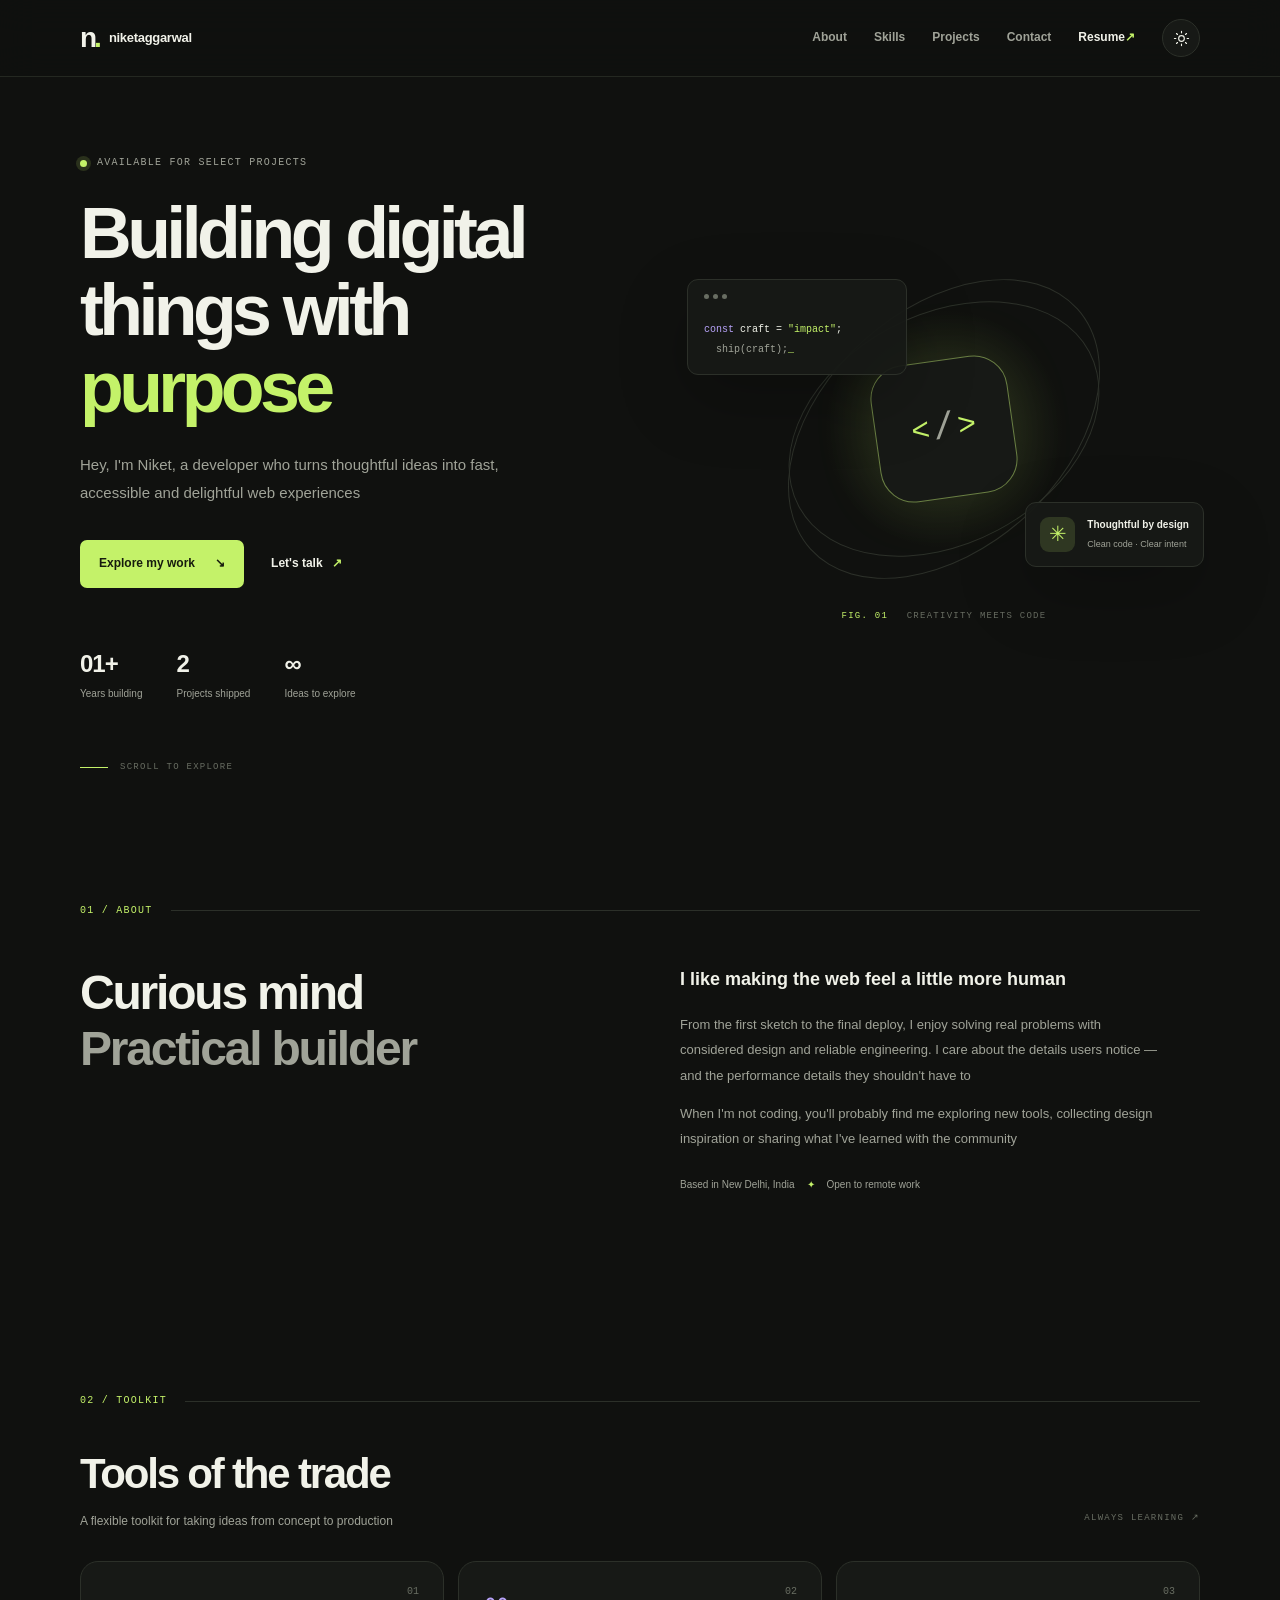
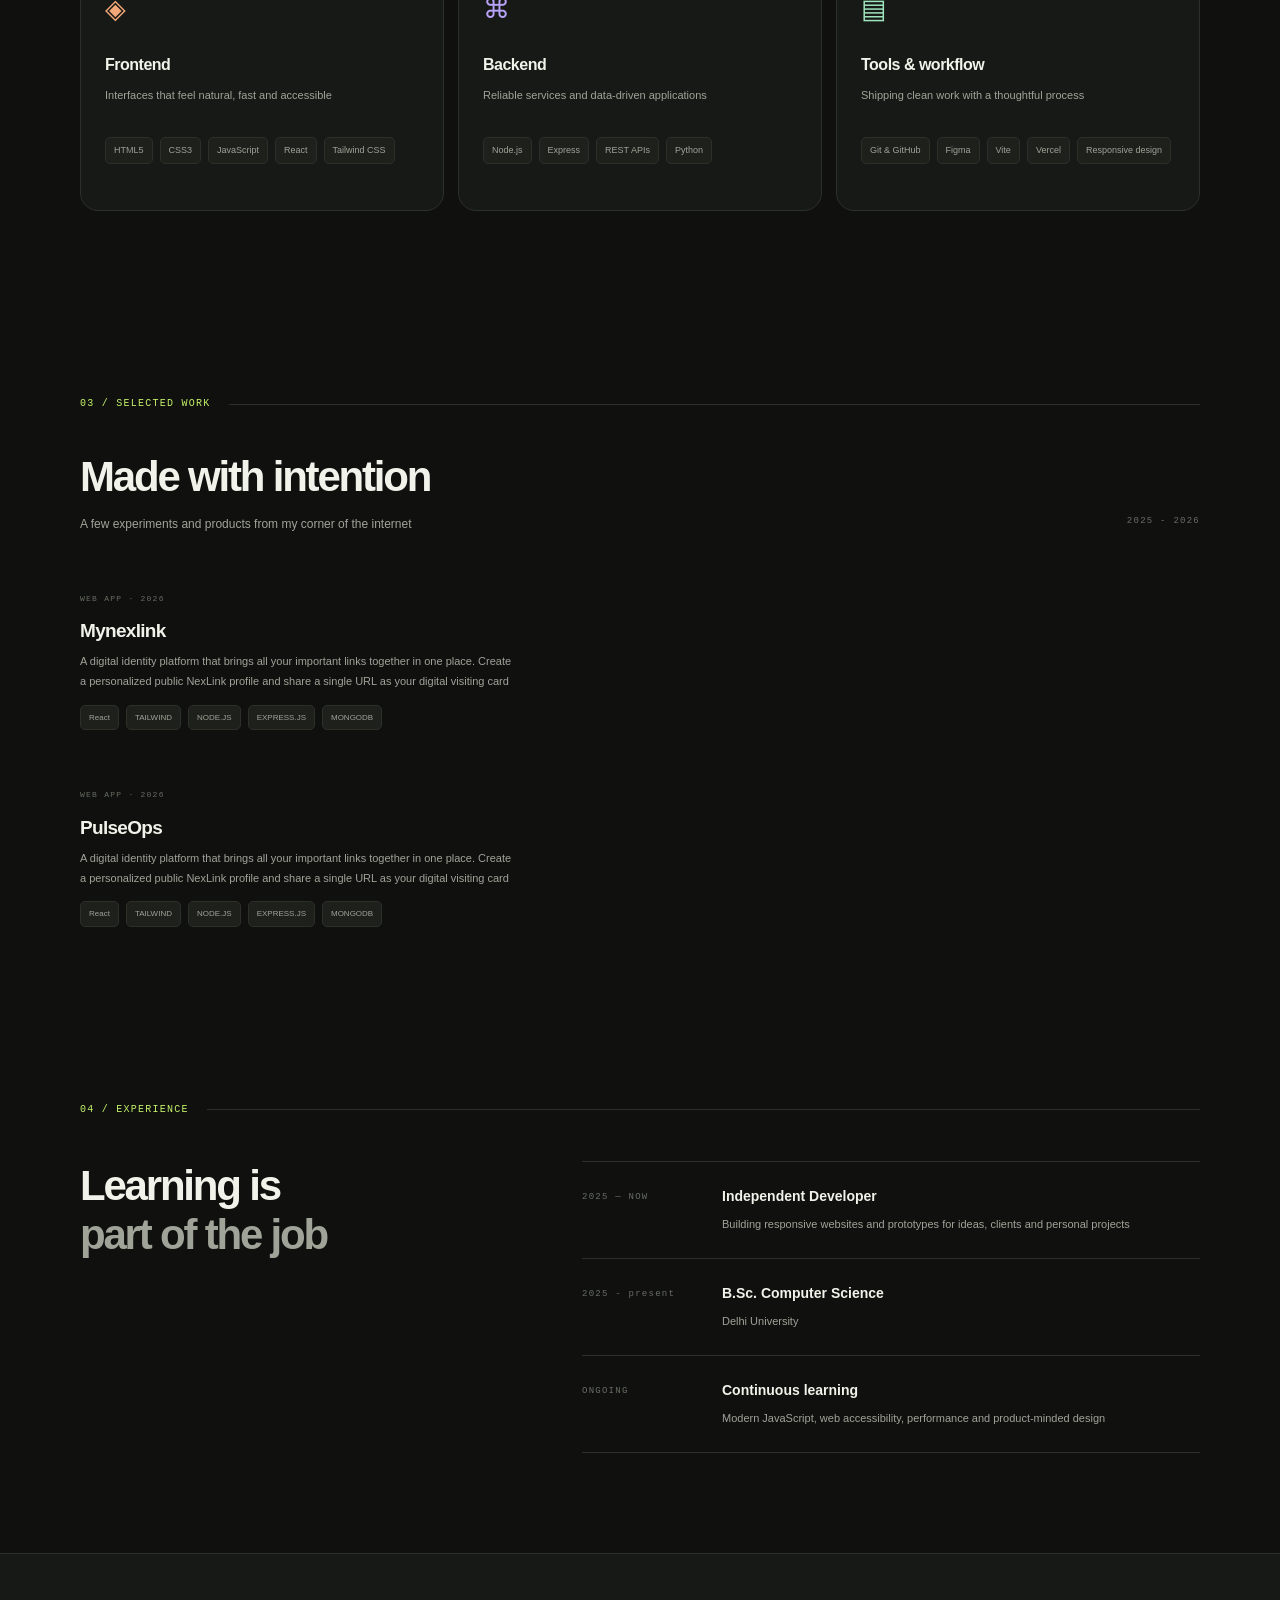
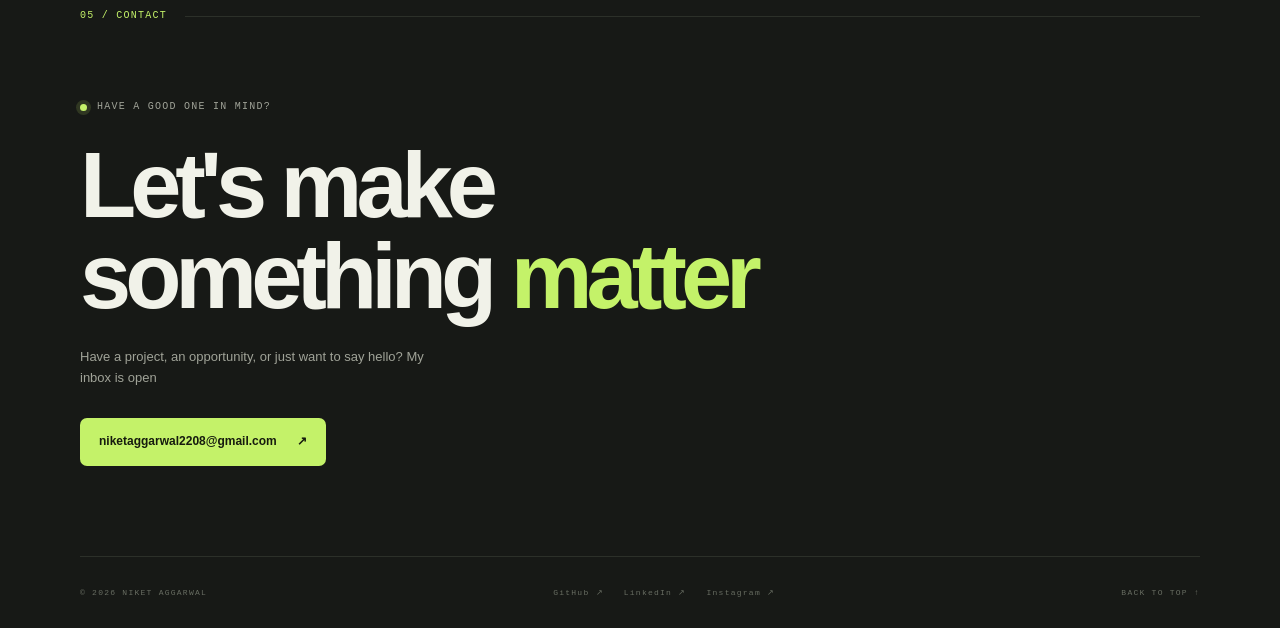
<file: Task1/index.html>
<!DOCTYPE html>
<html lang="en" data-theme="dark">

<head>
  <meta charset="UTF-8" />
  <meta name="viewport" content="width=device-width, initial-scale=1.0" />
  <meta name="description" content="Developer portfolio - selected projects, skills and contact information" />
  <title>Niket Aggarwal | Developer</title>
  <link rel="shortcut icon" href="assets/favicon.ico" type="image/x-icon">
  <link rel="stylesheet" href="style.css" />
  <script src="script.js" defer></script>
</head>

<body>
  <a class="skip-link" href="#main">Skip to content</a>
  <header class="site-header">
    <nav class="nav container" aria-label="Main navigation">
      <a class="brand" href="#home" aria-label="Alex Morgan home"><span class="brand-mark">n<span>.</span></span><span
          class="brand-name">niketaggarwal</span></a>
      <button class="menu-toggle" id="menuToggle" aria-label="Open navigation menu" aria-expanded="false"
        aria-controls="navLinks">
        <span></span><span></span>
      </button>
      <div class="nav-links" id="navLinks">
        <a href="#about">About</a>
        <a href="#skills">Skills</a>
        <a href="#projects">Projects</a>
        <a href="#contact">Contact</a>
        <a class="resume-link" href="/assets/resume.pdf" target="_blank" rel="noopener">Resume<span
            aria-hidden="true">↗</span></a>
        <button class="theme-toggle" id="themeToggle" aria-label="Switch to light theme" title="Toggle theme">
          <svg class="sun-icon" viewBox="0 0 24 24" aria-hidden="true">
            <circle cx="12" cy="12" r="4"></circle>
            <path
              d="M12 2v2m0 16v2M4.93 4.93l1.42 1.42m11.3 11.3 1.42 1.42M2 12h2m16 0h2M4.93 19.07l1.42-1.42m11.3-11.3 1.42-1.42">
            </path>
          </svg>
          <svg class="moon-icon" viewBox="0 0 24 24" aria-hidden="true">
            <path d="M20.5 14.2A8.5 8.5 0 0 1 9.8 3.5 8.5 8.5 0 1 0 20.5 14.2Z"></path>
          </svg>
        </button>
      </div>
    </nav>
  </header>

  <main id="main">
    <section class="hero section container" id="home">
      <div class="hero-copy">
        <div class="eyebrow"><span class="status-dot"></span> AVAILABLE FOR SELECT PROJECTS</div>
        <h1>Building digital<br>things with <span class="accent-text">purpose</span></h1>
        <p class="hero-intro">Hey, I'm Niket, a developer who turns thoughtful ideas into fast, accessible and
          delightful web experiences</p>
        <div class="hero-actions">
          <a class="button button-primary" href="#projects">Explore my work <span aria-hidden="true">↘</span></a>
          <a class="text-link" href="#contact">Let's talk <span aria-hidden="true">↗</span></a>
        </div>
        <div class="hero-meta">
          <div><span class="meta-number">01+</span><span class="meta-label">Years building</span></div>
          <div><span class="meta-number">2</span><span class="meta-label">Projects shipped</span></div>
          <div><span class="meta-number">∞</span><span class="meta-label">Ideas to explore</span></div>
        </div>
      </div>
      <div class="hero-art" aria-label="Abstract decorative code illustration">
        <div class="art-orbit orbit-one"></div>
        <div class="art-orbit orbit-two"></div>
        <div class="art-core"><span class="core-bracket">&lt;</span><span class="core-slash">/</span><span
            class="core-bracket">&gt;</span></div>
        <div class="floating-card card-code"><span class="code-dot"></span><span class="code-dot"></span><span
            class="code-dot"></span>
          <div><span class="code-muted">const</span> craft = <span class="code-highlight">"impact"</span>;</div>
          <div class="code-indent">ship(craft);<span class="cursor">_</span></div>
        </div>
        <div class="floating-card card-stack"><span class="stack-icon">✳</span>
          <div><strong>Thoughtful by design</strong><small>Clean code · Clear intent</small></div>
        </div>
        <div class="art-caption"><span>FIG. 01</span> CREATIVITY MEETS CODE</div>
      </div>
      <a class="scroll-cue" href="#about"><span class="scroll-line"></span> SCROLL TO EXPLORE</a>
    </section>

    <section class="section container about-section" id="about">
      <div class="section-kicker"><span>01 / ABOUT</span><span class="kicker-line"></span></div>
      <div class="about-grid">
        <h2>Curious mind<br><span class="muted-text">Practical builder</span></h2>
        <div class="about-copy">
          <p class="lead">I like making the web feel a little more human</p>
          <p>From the first sketch to the final deploy, I enjoy solving real problems with considered design and
            reliable engineering. I care about the details users notice — and the performance details they shouldn't
            have to</p>
          <p>When I'm not coding, you'll probably find me exploring new tools, collecting design inspiration or sharing
            what I've learned with the community</p>
          <div class="about-tags"><span>Based in New Delhi, India</span><span>✦</span><span>Open to remote work</span>
          </div>
        </div>
      </div>
    </section>

    <section class="section container" id="skills">
      <div class="section-kicker"><span>02 / TOOLKIT</span><span class="kicker-line"></span></div>
      <div class="section-heading">
        <div>
          <h2>Tools of the trade</h2>
          <p class="section-subtitle">A flexible toolkit for taking ideas from concept to production</p>
        </div><span class="mono-note">ALWAYS LEARNING ↗</span>
      </div>
      <div class="skills-grid">
        <article class="skill-card"><span class="skill-index">01</span>
          <div class="skill-symbol symbol-orange">◈</div>
          <h3>Frontend</h3>
          <p>Interfaces that feel natural, fast and accessible</p>
          <div class="skill-list">
            <span>HTML5</span><span>CSS3</span><span>JavaScript</span><span>React</span><span>Tailwind CSS</span>
          </div>
        </article>
        <article class="skill-card"><span class="skill-index">02</span>
          <div class="skill-symbol symbol-purple">⌘</div>
          <h3>Backend</h3>
          <p>Reliable services and data-driven applications</p>
          <div class="skill-list"><span>Node.js</span><span>Express</span><span>REST APIs</span><span>Python</span>
          </div>
        </article>
        <article class="skill-card"><span class="skill-index">03</span>
          <div class="skill-symbol symbol-green">▤</div>
          <h3>Tools & workflow</h3>
          <p>Shipping clean work with a thoughtful process</p>
          <div class="skill-list"><span>Git &
              GitHub</span><span>Figma</span><span>Vite</span><span>Vercel</span><span>Responsive design</span></div>
        </article>
      </div>
    </section>

    <section class="section container projects-section" id="projects">
      <div class="section-kicker"><span>03 / SELECTED WORK</span><span class="kicker-line"></span></div>
      <div class="section-heading">
        <div>
          <h2>Made with intention</h2>
          <p class="section-subtitle">A few experiments and products from my corner of the internet</p>
        </div><span class="mono-note">2025 - 2026</span>
      </div>
      <div class="projects-grid">
        <article class="project-card project-featured">
          <div class="project-info">
            <div><span class="project-type">WEB APP · 2026</span>
              <h3>Mynexlink</h3>
              <p>A digital identity platform that brings all your important links together in one place. Create a
                personalized public NexLink profile and share a single URL as your digital visiting card</p>
            </div>
          </div>
          <div class="project-tech">
            <span>React</span><span>TAILWIND</span><span>NODE.JS</span><span>EXPRESS.JS</span><span>MONGODB</span>
          </div>
        </article>
        <article class="project-card">
          <div class="project-info project-featured">
            <div><span class="project-type">WEB APP · 2026</span>
              <h3>PulseOps</h3>
              <p>A digital identity platform that brings all your important links together in one place. Create a
                personalized public NexLink profile and share a single URL as your digital visiting card</p>
            </div>
          </div>
          <div class="project-tech">
            <span>React</span><span>TAILWIND</span><span>NODE.JS</span><span>EXPRESS.JS</span><span>MONGODB</span>
          </div>
        </article>
      </div>
    </section>

    <section class="section container credentials-section" id="credentials">
      <div class="section-kicker"><span>04 / EXPERIENCE</span><span class="kicker-line"></span></div>
      <div class="credentials-grid">
        <div>
          <h2>Learning is<br><span class="muted-text">part of the job</span></h2>
        </div>
        <div class="timeline">
          <article class="timeline-item"><span class="timeline-date">2025 — NOW</span>
            <div>
              <h3>Independent Developer</h3>
              <p>Building responsive websites and prototypes for ideas, clients and personal projects</p>
            </div>
          </article>
          <article class="timeline-item"><span class="timeline-date">2025 - present</span>
            <div>
              <h3>B.Sc. Computer Science</h3>
              <p>Delhi University</p>
            </div>
          </article>
          <article class="timeline-item"><span class="timeline-date">ONGOING</span>
            <div>
              <h3>Continuous learning</h3>
              <p>Modern JavaScript, web accessibility, performance and product-minded design</p>
            </div>
          </article>
        </div>
      </div>
    </section>

    <section class="contact-section" id="contact">
      <div class="container contact-inner">
        <div class="section-kicker"><span>05 / CONTACT</span><span class="kicker-line"></span></div>
        <div class="contact-content">
          <p class="eyebrow"><span class="status-dot"></span> HAVE A GOOD ONE IN MIND?</p>
          <h2>Let's make<br>something <span class="accent-text">matter</span></h2>
          <p class="contact-description">Have a project, an opportunity, or just want to say hello? My inbox is open</p>
          <a class="button button-primary contact-button"
            href="mailto:niketaggarwal2208@example.com">niketaggarwal2208@gmail.com <span
              aria-hidden="true">↗</span></a>
        </div>
        <div class="contact-bottom"><span>© <span id="year"></span> NIKET AGGARWAL</span>
          <div class="social-links"><a href="https://github.com/Niket-Aggarwal" target="_blank"
              rel="noopener noreferrer">GitHub ↗</a><a href="https://www.linkedin.com/in/niket-aggarwal/"
              target="_blank" rel="noopener noreferrer">LinkedIn ↗</a><a href="https://www.instagram.com/buddy.cyber/"
              target="_blank" rel="noopener noreferrer">Instagram ↗</a></div><a class="back-top" href="#home">BACK TO
            TOP ↑</a>
        </div>
      </div>
    </section>
  </main>

  <dialog class="project-modal" id="projectModal" aria-labelledby="modalTitle">
    <button class="modal-close" id="modalClose" aria-label="Close project details">×</button>
    <span class="project-type" id="modalType">PROJECT DETAILS</span>
    <h2 id="modalTitle">Project title</h2>
    <p id="modalDescription"></p>
    <div class="modal-stack" id="modalStack"></div>
    <a class="button button-primary modal-link" id="modalLink" href="https://github.com/Niket-Aggarwal" target="_blank"
      rel="noopener noreferrer">View project <span>↗</span></a>
    <p class="modal-note">Replace this sample link with your live demo or repository URL.</p>
  </dialog>
</body>

</html>
</file>
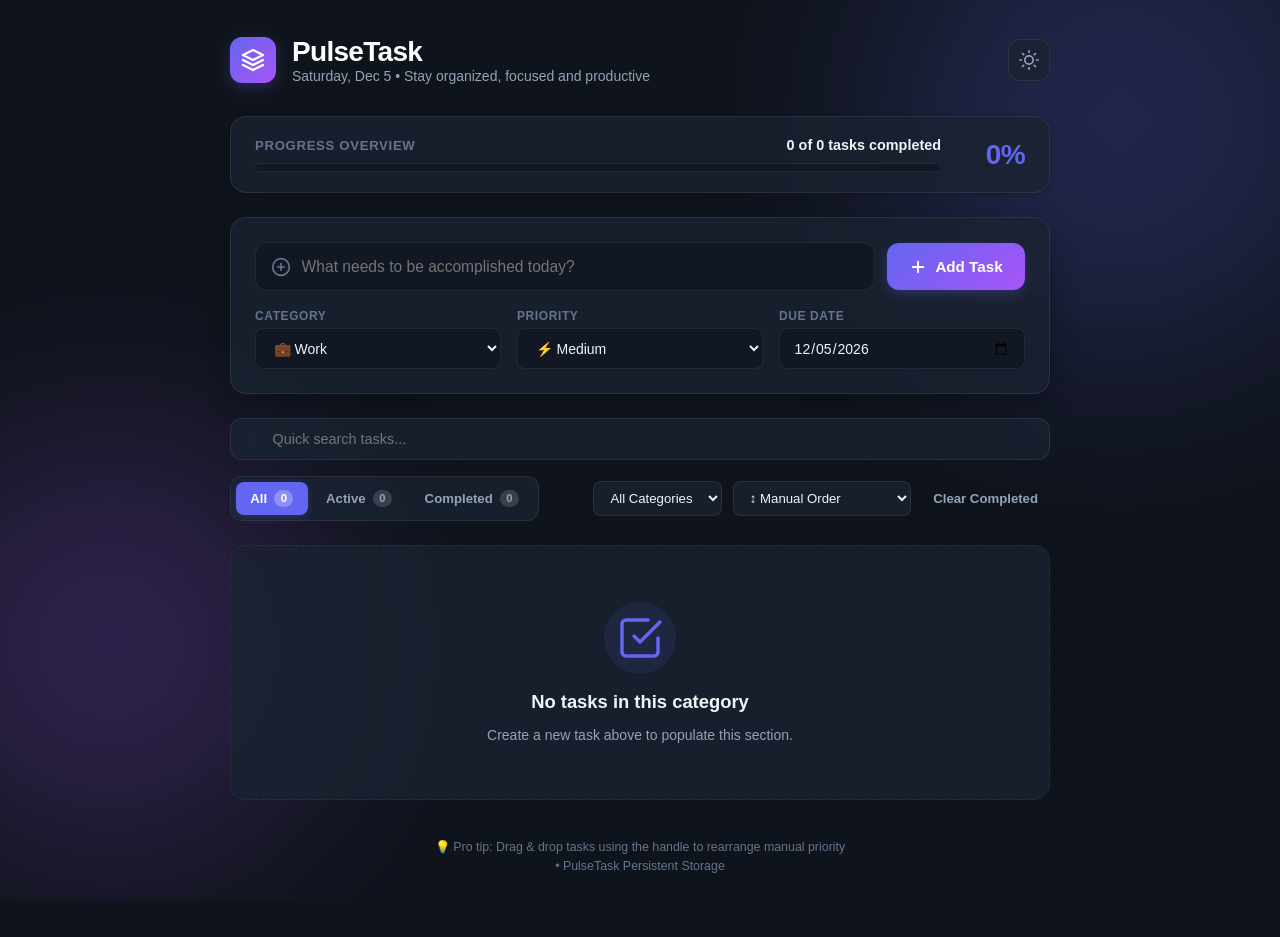
<file: Task2/index.html>
<!DOCTYPE html>
<html lang="en">

<head>
  <meta charset="UTF-8">
  <meta name="viewport" content="width=device-width, initial-scale=1.0">
  <title>PulseTask | Modern Productivity & Task Management</title>
  <meta name="description"
    content="A modern, responsive productivity application supporting full task CRUD, categories, due dates, filters, drag-and-drop and localStorage persistence">
  <link rel="stylesheet" href="style.css">
</head>

<body>
  <div class="app-background">
    <div class="glow glow-1"></div>
    <div class="glow glow-2"></div>
  </div>
  <div class="app-container">
    <header class="app-header">
      <div class="header-left">
        <div class="logo-badge">
          <svg width="24" height="24" viewBox="0 0 24 24" fill="none" stroke="currentColor" stroke-width="2.5"
            stroke-linecap="round" stroke-linejoin="round">
            <path d="M12 2L2 7l10 5 10-5-10-5zM2 17l10 5 10-5M2 12l10 5 10-5" />
          </svg>
        </div>
        <div>
          <h1 class="app-title">PulseTask</h1>
          <p class="app-subtitle" id="current-date-display">Stay organized, focused and productive</p>
        </div>
      </div>
      <div class="header-actions">
        <button id="theme-toggle" class="btn-icon" aria-label="Toggle Dark/Light Mode" title="Toggle Theme">
          <svg class="sun-icon" width="20" height="20" viewBox="0 0 24 24" fill="none" stroke="currentColor"
            stroke-width="2" stroke-linecap="round" stroke-linejoin="round">
            <circle cx="12" cy="12" r="5"></circle>
            <line x1="12" y1="1" x2="12" y2="3"></line>
            <line x1="12" y1="21" x2="12" y2="23"></line>
            <line x1="4.22" y1="4.22" x2="5.64" y2="5.64"></line>
            <line x1="18.36" y1="18.36" x2="19.78" y2="19.78"></line>
            <line x1="1" y1="12" x2="3" y2="12"></line>
            <line x1="21" y1="12" x2="23" y2="12"></line>
            <line x1="4.22" y1="19.78" x2="5.64" y2="18.36"></line>
            <line x1="18.36" y1="5.64" x2="19.78" y2="4.22"></line>
          </svg>
          <svg class="moon-icon" width="20" height="20" viewBox="0 0 24 24" fill="none" stroke="currentColor"
            stroke-width="2" stroke-linecap="round" stroke-linejoin="round">
            <path d="M21 12.79A9 9 0 1 1 11.21 3 7 7 0 0 0 21 12.79z"></path>
          </svg>
        </button>
      </div>
    </header>
    <section class="metrics-card">
      <div class="metrics-content">
        <div class="metrics-info">
          <span class="metrics-label">Progress Overview</span>
          <div class="metrics-count">
            <span id="completed-count">0</span> of <span id="total-count">0</span> tasks completed
          </div>
        </div>
        <div class="progress-bar-container">
          <div id="progress-bar-fill" class="progress-bar-fill" style="width: 0%;"></div>
        </div>
      </div>
      <div class="metrics-percentage" id="metrics-percentage">0%</div>
    </section>
    <section class="card creation-card">
      <form id="task-form" class="task-form">
        <div class="form-main-row">
          <div class="input-with-icon">
            <svg class="input-icon" width="20" height="20" viewBox="0 0 24 24" fill="none" stroke="currentColor"
              stroke-width="2" stroke-linecap="round" stroke-linejoin="round">
              <circle cx="12" cy="12" r="10"></circle>
              <line x1="12" y1="8" x2="12" y2="16"></line>
              <line x1="8" y1="12" x2="16" y2="12"></line>
            </svg>
            <input type="text" id="task-title-input" placeholder="What needs to be accomplished today?" required
              autocomplete="off" />
          </div>
          <button type="submit" class="btn-primary" id="add-task-btn">
            <svg width="18" height="18" viewBox="0 0 24 24" fill="none" stroke="currentColor" stroke-width="2.5"
              stroke-linecap="round" stroke-linejoin="round">
              <line x1="12" y1="5" x2="12" y2="19"></line>
              <line x1="5" y1="12" x2="19" y2="12"></line>
            </svg>
            <span>Add Task</span>
          </button>
        </div>
        <div class="form-details-row">
          <div class="form-group">
            <label for="task-category-select">Category</label>
            <div class="select-wrapper">
              <select id="task-category-select">
                <option value="Work">💼 Work</option>
                <option value="Personal">🏡 Personal</option>
                <option value="Study">📚 Study</option>
                <option value="Health">🏃 Health</option>
                <option value="Finance">💰 Finance</option>
              </select>
            </div>
          </div>
          <div class="form-group">
            <label for="task-priority-select">Priority</label>
            <div class="select-wrapper">
              <select id="task-priority-select">
                <option value="Medium">⚡ Medium</option>
                <option value="High">🔥 High</option>
                <option value="Low">🌱 Low</option>
              </select>
            </div>
          </div>
          <div class="form-group date-group">
            <label for="task-due-date-input">Due Date</label>
            <input type="date" id="task-due-date-input">
          </div>
        </div>
      </form>
    </section>
    <section class="toolbar-section">
      <div class="search-box">
        <svg class="search-icon" width="18" height="18" viewBox="0 0 24 24" fill="none" stroke="currentColor"
          stroke-width="2" stroke-linecap="round" stroke-linejoin="round">
          <circle cx="11" cy="11" r="8"></circle>
          <line x1="21" y1="21" x2="16.65" y2="16.65"></line>
        </svg>
        <input type="text" id="search-input" placeholder="Quick search tasks..." autocomplete="off">
        <button id="clear-search-btn" class="clear-search-btn hidden" aria-label="Clear search">✕</button>
      </div>
      <div class="filter-controls">
        <div class="tab-group" role="tablist">
          <button class="tab-btn active" data-status="all" role="tab" aria-selected="true">
            All <span class="tab-badge" id="badge-all">0</span>
          </button>
          <button class="tab-btn" data-status="active" role="tab" aria-selected="false">
            Active <span class="tab-badge" id="badge-active">0</span>
          </button>
          <button class="tab-btn" data-status="completed" role="tab" aria-selected="false">
            Completed <span class="tab-badge" id="badge-completed">0</span>
          </button>
        </div>
        <div class="secondary-filters">
          <div class="select-wrapper compact">
            <select id="filter-category-select" aria-label="Filter by Category">
              <option value="all">All Categories</option>
              <option value="Work">💼 Work</option>
              <option value="Personal">🏡 Personal</option>
              <option value="Study">📚 Study</option>
              <option value="Health">🏃 Health</option>
              <option value="Finance">💰 Finance</option>
            </select>
          </div>
          <div class="select-wrapper compact">
            <select id="sort-select" aria-label="Sort tasks">
              <option value="manual">↕ Manual Order</option>
              <option value="due-asc">📅 Due Date (Earliest)</option>
              <option value="due-desc">📅 Due Date (Latest)</option>
              <option value="priority">⚡ Priority</option>
              <option value="title">🔤 Alphabetical</option>
            </select>
          </div>
          <button id="clear-completed-btn" class="btn-ghost" title="Clear completed tasks">
            Clear Completed
          </button>
        </div>
      </div>
    </section>
    <main class="task-list-section">
      <ul id="task-list" class="task-list" aria-label="Task list">
      </ul>
      <div id="empty-state" class="empty-state hidden">
        <div class="empty-icon-wrap">
          <svg width="48" height="48" viewBox="0 0 24 24" fill="none" stroke="currentColor" stroke-width="1.75"
            stroke-linecap="round" stroke-linejoin="round">
            <path d="M9 11l3 3L22 4"></path>
            <path d="M21 12v7a2 2 0 01-2 2H5a2 2 0 01-2-2V5a2 2 0 012-2h11"></path>
          </svg>
        </div>
        <h3 id="empty-title">No tasks found</h3>
        <p id="empty-desc">You're all caught up! Add a new task above or adjust your search filter</p>
      </div>
    </main>
    <footer class="app-footer">
      <span>💡 Pro tip: Drag &amp; drop tasks using the handle to rearrange manual priority</span>
      <span>• PulseTask Persistent Storage</span>
    </footer>
  </div>
  <div id="edit-modal" class="modal-overlay hidden" role="dialog" aria-modal="true" aria-labelledby="modal-title">
    <div class="modal-card">
      <div class="modal-header">
        <h3 id="modal-title">Edit Task</h3>
        <button id="close-modal-btn" class="modal-close" aria-label="Close modal">✕</button>
      </div>
      <form id="edit-form" class="edit-form">
        <input type="hidden" id="edit-task-id">
        <div class="form-group">
          <label for="edit-title">Task Title</label>
          <input type="text" id="edit-title" required autocomplete="off">
        </div>
        <div class="modal-row">
          <div class="form-group">
            <label for="edit-category">Category</label>
            <div class="select-wrapper">
              <select id="edit-category">
                <option value="Work">💼 Work</option>
                <option value="Personal">🏡 Personal</option>
                <option value="Study">📚 Study</option>
                <option value="Health">🏃 Health</option>
                <option value="Finance">💰 Finance</option>
              </select>
            </div>
          </div>
          <div class="form-group">
            <label for="edit-priority">Priority</label>
            <div class="select-wrapper">
              <select id="edit-priority">
                <option value="Low">🌱 Low</option>
                <option value="Medium">⚡ Medium</option>
                <option value="High">🔥 High</option>
              </select>
            </div>
          </div>
        </div>
        <div class="form-group">
          <label for="edit-due-date">Due Date</label>
          <input type="date" id="edit-due-date">
        </div>
        <div class="modal-actions">
          <button type="button" id="cancel-edit-btn" class="btn-secondary">Cancel</button>
          <button type="submit" class="btn-primary">Save Changes</button>
        </div>
      </form>
    </div>
  </div>
  <div id="toast" class="toast hidden" role="status" aria-live="polite">
    <span id="toast-message">Task updated</span>
    <button id="toast-action" class="toast-action hidden">Undo</button>
  </div>
  <canvas id="confetti-canvas"></canvas>
  <script src="script.js"></script>
</body>

</html>
</file>
<file: Task1/style.css>
:root {
  color-scheme: dark;
  --bg: #10110f;
  --surface: #171916;
  --surface-raised: #1d201b;
  --text: #f1f2e9;
  --muted: #a0a398;
  --subtle: #686d62;
  --line: #2c3029;
  --accent: #c4f269;
  --accent-ink: #161b0e;
  --purple: #b7a2f8;
  --orange: #f3a778;
  --green: #9ee4bd;
  --shadow: 0 24px 70px rgba(0, 0, 0, .22);
  --radius: 18px;
}

html[data-theme="light"] {
  color-scheme: light;
  --bg: #f7f8f2;
  --surface: #fff;
  --surface-raised: #eff1e9;
  --text: #1c2119;
  --muted: #656b5e;
  --subtle: #8c9186;
  --line: #dfe2d8;
  --accent: #5b811c;
  --accent-ink: #fff;
  --purple: #7656ce;
  --orange: #b95d26;
  --green: #27764a;
  --shadow: 0 24px 70px rgba(37, 44, 24, .09);
}

* {
  box-sizing: border-box;
}

html {
  scroll-behavior: smooth;
  scroll-padding-top: 90px;
}

body {
  margin: 0;
  background: var(--bg);
  color: var(--text);
  font-family: "Manrope", sans-serif;
  line-height: 1.65;
  transition: background .25s, color .25s;
}

body.modal-open {
  overflow: hidden;
}

a {
  color: inherit;
  text-decoration: none;
}

button {
  font: inherit;
}

button,
a {
  -webkit-tap-highlight-color: transparent;
}

button:focus-visible,
a:focus-visible {
  outline: 2px solid var(--accent);
  outline-offset: 4px;
}

.container {
  width: min(1120px, calc(100% - 44px));
  margin-inline: auto;
}

.section {
  padding-block: 100px;
}

.skip-link {
  position: absolute;
  left: 12px;
  top: -60px;
  z-index: 100;
  padding: 10px 14px;
  color: var(--accent-ink);
  background: var(--accent);
  border-radius: 8px;
}

.skip-link:focus {
  top: 12px;
}

.site-header {
  position: sticky;
  z-index: 20;
  top: 0;
  background: color-mix(in srgb, var(--bg) 87%, transparent);
  border-bottom: 1px solid color-mix(in srgb, var(--line) 75%, transparent);
  backdrop-filter: blur(18px);
}

.nav {
  min-height: 76px;
  display: flex;
  align-items: center;
  justify-content: space-between;
  gap: 24px;
}

.brand {
  display: inline-flex;
  align-items: center;
  gap: 10px;
}

.brand-mark {
  font-size: 28px;
  font-weight: 800;
  letter-spacing: -3px;
  line-height: 1;
}

.brand-mark span {
  color: var(--accent);
}

.brand-name {
  font-size: 13px;
  letter-spacing: -.3px;
  font-weight: 800;
}

.nav-links {
  display: flex;
  align-items: center;
  gap: 27px;
}

.nav-links>a {
  font-size: 12px;
  font-weight: 700;
  color: var(--muted);
  transition: color .2s;
}

.nav-links>a:hover,
.nav-links>a.active {
  color: var(--text);
}

.nav-links .resume-link {
  color: var(--text);
}

.resume-link span {
  color: var(--accent);
}

.theme-toggle,
.menu-toggle {
  display: grid;
  place-items: center;
  border: 1px solid var(--line);
  color: var(--text);
  background: var(--surface);
  cursor: pointer;
}

.theme-toggle {
  width: 38px;
  height: 38px;
  border-radius: 50%;
}

.theme-toggle svg {
  width: 17px;
  height: 17px;
  fill: none;
  stroke: currentColor;
  stroke-width: 1.6;
  stroke-linecap: round;
}

html[data-theme="dark"] .moon-icon,
html[data-theme="light"] .sun-icon {
  display: none;
}

.menu-toggle {
  display: none;
}

.hero {
  min-height: 650px;
  display: grid;
  grid-template-columns: 1.05fr .95fr;
  align-items: center;
  gap: 42px;
  padding-top: 78px;
  padding-bottom: 100px;
  position: relative;
}

.eyebrow,
.section-kicker,
.mono-note,
.project-type,
.timeline-date,
.art-caption,
.visual-label,
.contact-bottom,
.scroll-cue {
  font-family: "DM Mono", monospace;
  font-size: 10px;
  letter-spacing: 1.25px;
}

.eyebrow {
  display: flex;
  align-items: center;
  gap: 10px;
  color: var(--muted);
}

.status-dot {
  display: inline-block;
  width: 7px;
  height: 7px;
  background: var(--accent);
  border-radius: 50%;
  box-shadow: 0 0 0 4px color-mix(in srgb, var(--accent) 14%, transparent);
}

h1,
h2,
h3,
p {
  margin-top: 0;
}

h1 {
  font-size: clamp(43px, 5.6vw, 72px);
  letter-spacing: -4.6px;
  line-height: 1.08;
  margin: 23px 0 24px;
  font-weight: 700;
}

.accent-text {
  color: var(--accent);
}

.hero-intro {
  max-width: 455px;
  color: var(--muted);
  font-size: 15px;
  line-height: 1.9;
}

.hero-actions {
  display: flex;
  align-items: center;
  gap: 27px;
  margin-top: 32px;
}

.button {
  display: inline-flex;
  align-items: center;
  justify-content: center;
  gap: 20px;
  padding: 14px 19px;
  border-radius: 7px;
  font-size: 12px;
  font-weight: 800;
  transition: transform .2s, background .2s;
}

.button:hover {
  transform: translateY(-2px);
}

.button-primary {
  background: var(--accent);
  color: var(--accent-ink);
}

.button-primary:hover {
  filter: brightness(1.08);
}

.text-link {
  font-size: 12px;
  font-weight: 800;
}

.text-link span {
  color: var(--accent);
  margin-left: 6px;
}

.hero-meta {
  display: flex;
  gap: 34px;
  margin-top: 56px;
}

.hero-meta>div {
  display: grid;
  gap: 3px;
}

.meta-number {
  font-size: 24px;
  font-weight: 800;
  letter-spacing: -1px;
}

.meta-label {
  font-size: 10px;
  color: var(--muted);
}

.hero-art {
  position: relative;
  height: 410px;
  display: grid;
  place-items: center;
  isolation: isolate;
}

.hero-art::before {
  content: "";
  position: absolute;
  width: 250px;
  height: 250px;
  border-radius: 50%;
  background: radial-gradient(circle, color-mix(in srgb, var(--accent) 13%, transparent), transparent 68%);
}

.art-orbit {
  position: absolute;
  border: 1px solid var(--line);
  border-radius: 50%;
  transform: rotate(-28deg);
}

.orbit-one {
  width: 330px;
  height: 230px;
}

.orbit-two {
  width: 240px;
  height: 360px;
  transform: rotate(48deg);
}

.art-core {
  width: 138px;
  height: 138px;
  display: flex;
  align-items: center;
  justify-content: center;
  gap: 3px;
  border: 1px solid color-mix(in srgb, var(--accent) 40%, var(--line));
  background: var(--surface);
  box-shadow: 0 0 70px color-mix(in srgb, var(--accent) 9%, transparent);
  border-radius: 34px;
  transform: rotate(-8deg);
  font-family: "DM Mono", monospace;
  font-size: 31px;
  font-weight: 500;
}

.core-bracket {
  color: var(--accent);
}

.core-slash {
  color: var(--muted);
  font-size: 37px;
}

.floating-card {
  position: absolute;
  z-index: 2;
  background: color-mix(in srgb, var(--surface) 94%, transparent);
  border: 1px solid var(--line);
  border-radius: 11px;
  box-shadow: var(--shadow);
}

.card-code {
  top: 55px;
  left: -1px;
  padding: 14px 16px;
  width: 220px;
  font: 10px/2 "DM Mono", monospace;
}

.code-dot {
  display: inline-block;
  width: 5px;
  height: 5px;
  margin-right: 4px;
  border-radius: 50%;
  background: var(--subtle);
  margin-bottom: 13px;
}

.code-muted {
  color: var(--purple);
}

.code-highlight {
  color: var(--accent);
}

.code-indent {
  padding-left: 12px;
  color: var(--muted);
}

.cursor {
  color: var(--accent);
  animation: blink 1.2s step-end infinite;
}

@keyframes blink {
  50% {
    opacity: 0;
  }
}

.card-stack {
  bottom: 67px;
  right: -4px;
  padding: 14px;
  display: flex;
  align-items: center;
  gap: 12px;
}

.stack-icon {
  display: grid;
  place-items: center;
  width: 35px;
  height: 35px;
  border-radius: 9px;
  background: color-mix(in srgb, var(--accent) 14%, var(--surface));
  color: var(--accent);
  font-size: 21px;
}

.card-stack strong,
.card-stack small {
  display: block;
}

.card-stack strong {
  font-size: 10px;
}

.card-stack small {
  color: var(--muted);
  font-size: 9px;
  margin-top: 3px;
}

.art-caption {
  position: absolute;
  bottom: 10px;
  left: 50%;
  transform: translateX(-50%);
  white-space: nowrap;
  color: var(--subtle);
  font-size: 9px;
}

.art-caption span {
  color: var(--accent);
  margin-right: 12px;
}

.scroll-cue {
  position: absolute;
  bottom: 28px;
  left: 0;
  display: flex;
  align-items: center;
  gap: 12px;
  color: var(--subtle);
  font-size: 9px;
}

.scroll-line {
  width: 28px;
  height: 1px;
  background: var(--accent);
}

.section-kicker {
  display: flex;
  align-items: center;
  gap: 18px;
  color: var(--accent);
  font-size: 10px;
}

.kicker-line {
  flex: 1;
  height: 1px;
  background: var(--line);
}

.about-grid {
  display: grid;
  grid-template-columns: 1fr 1fr;
  gap: 80px;
  padding-top: 46px;
}

h2 {
  font-size: clamp(32px, 4vw, 48px);
  line-height: 1.17;
  letter-spacing: -2.2px;
  margin-bottom: 0;
}

.muted-text {
  color: var(--muted);
}

.about-copy {
  max-width: 480px;
}

.about-copy p {
  color: var(--muted);
  font-size: 13px;
  line-height: 1.95;
}

.about-copy .lead {
  color: var(--text);
  font-size: 18px;
  font-weight: 700;
  line-height: 1.6;
}

.about-tags {
  display: flex;
  flex-wrap: wrap;
  gap: 12px;
  align-items: center;
  margin-top: 25px;
  color: var(--muted);
  font-size: 10px;
}

.about-tags span:nth-child(2) {
  color: var(--accent);
}

.section-heading {
  display: flex;
  justify-content: space-between;
  align-items: end;
  gap: 20px;
  padding: 39px 0 29px;
}

.section-heading h2 {
  font-size: clamp(30px, 3.5vw, 42px);
}

.section-subtitle {
  color: var(--muted);
  font-size: 12px;
  line-height: 1.8;
  margin: 13px 0 0;
}

.mono-note {
  color: var(--subtle);
  font-size: 9px;
  white-space: nowrap;
  padding-bottom: 7px;
}

.skills-grid {
  display: grid;
  grid-template-columns: repeat(3, 1fr);
  gap: 14px;
}

.skill-card {
  position: relative;
  padding: 25px 24px 24px;
  background: var(--surface);
  border: 1px solid var(--line);
  border-radius: var(--radius);
  min-height: 250px;
  transition: transform .2s, border-color .2s;
}

.skill-card:hover {
  transform: translateY(-4px);
  border-color: color-mix(in srgb, var(--accent) 45%, var(--line));
}

.skill-index {
  position: absolute;
  top: 24px;
  right: 24px;
  color: var(--subtle);
  font: 10px "DM Mono", monospace;
}

.skill-symbol {
  font-size: 27px;
  margin-bottom: 20px;
}

.symbol-orange {
  color: var(--orange);
}

.symbol-purple {
  color: var(--purple);
}

.symbol-green {
  color: var(--green);
}

.skill-card h3 {
  font-size: 16px;
  margin-bottom: 8px;
  letter-spacing: -.5px;
}

.skill-card p {
  color: var(--muted);
  font-size: 11px;
  line-height: 1.8;
  min-height: 40px;
}

.skill-list,
.project-tech,
.modal-stack {
  display: flex;
  flex-wrap: wrap;
  gap: 7px;
}

.skill-list span,
.project-tech span,
.modal-stack span {
  padding: 5px 8px;
  background: var(--surface-raised);
  border: 1px solid var(--line);
  border-radius: 5px;
  font-size: 9px;
  color: var(--muted);
}

.projects-section {
  padding-top: 85px;
}

.projects-grid {
  display: grid;
  grid-template-columns: 1fr 1fr;
  gap: 26px 18px;
}

.project-card {
  min-width: 0;
}

.project-featured {
  grid-column: 1 / -1;
}

.project-visual {
  height: 245px;
  position: relative;
  overflow: hidden;
  border: 1px solid var(--line);
  border-radius: 14px;
  display: grid;
  place-items: center;
}

.project-featured .project-visual {
  height: 300px;
}

.visual-dashboard {
  background: #dce4d1;
}

.mock-window {
  width: 72%;
  height: 75%;
  background: #f9faf6;
  border: 1px solid #b9c5b1;
  border-radius: 8px;
  overflow: hidden;
  box-shadow: 0 20px 50px #44523c22;
  transform: rotate(-2deg);
}

.mock-top {
  height: 27px;
  display: flex;
  align-items: center;
  gap: 4px;
  padding: 0 10px;
  background: #edf1e8;
  border-bottom: 1px solid #dfe5d8;
}

.mock-top i {
  width: 5px;
  height: 5px;
  border-radius: 50%;
  background: #b5c0ad;
}

.mock-top span {
  font: 7px "DM Mono", monospace;
  margin-left: auto;
  color: #5d6c55;
}

.mock-content {
  display: flex;
  height: calc(100% - 27px);
}

.mock-sidebar {
  width: 18%;
  background: #edf1e8;
  padding: 15px 8px;
  display: flex;
  flex-direction: column;
  gap: 14px;
}

.mock-sidebar b {
  height: 4px;
  border-radius: 4px;
  background: #c4cebc;
}

.mock-main {
  padding: 16px;
  flex: 1;
}

.mock-title {
  font-size: 12px;
  color: #293725;
  font-weight: 800;
}

.mock-title span {
  float: right;
  color: #75984a;
}

.mock-stats {
  display: flex;
  gap: 7px;
  margin-top: 13px;
}

.mock-stats i {
  height: 31px;
  flex: 1;
  background: #edf1e8;
  border-radius: 4px;
  border: 1px solid #e1e7da;
}

.mock-chart {
  height: 55px;
  display: flex;
  align-items: end;
  gap: 7px;
  padding: 10px 5px 0;
  border-bottom: 1px solid #e0e5db;
  margin-top: 11px;
}

.mock-chart span {
  flex: 1;
  background: #a4c879;
  border-radius: 3px 3px 0 0;
}

.mock-chart span:nth-child(1) {
  height: 40%;
}

.mock-chart span:nth-child(2) {
  height: 62%;
}

.mock-chart span:nth-child(3) {
  height: 52%;
}

.mock-chart span:nth-child(4) {
  height: 85%;
}

.mock-chart span:nth-child(5) {
  height: 68%;
}

.mock-chart span:nth-child(6) {
  height: 100%;
}

.mock-chart span:nth-child(7) {
  height: 75%;
}

.mock-chart span:nth-child(8) {
  height: 92%;
}

.mock-chart span:nth-child(9) {
  height: 62%;
}

.visual-label {
  position: absolute;
  bottom: 14px;
  left: 15px;
  color: #626e58;
  font-size: 8px;
}

.visual-shop {
  background: #eddfd0;
}

.shop-card {
  width: 54%;
  height: 82%;
  background: #f8f2e8;
  position: relative;
  padding: 18px;
  color: #35452f;
  box-shadow: 0 15px 40px #624e3722;
  transform: rotate(3deg);
}

.shop-sun {
  width: 65px;
  height: 65px;
  border-radius: 50%;
  background: #e9a57e;
  position: absolute;
  right: 20px;
  top: 20px;
}

.shop-product {
  position: relative;
  margin-top: 25px;
  font-size: 25px;
  font-weight: 800;
  line-height: .95;
  letter-spacing: -1px;
}

.shop-product em {
  font-weight: 400;
  font-family: Georgia, serif;
}

.shop-footer {
  position: absolute;
  bottom: 15px;
  left: 18px;
  right: 18px;
  border-top: 1px solid #d7d2c5;
  padding-top: 9px;
  font: 6px "DM Mono", monospace;
}

.shop-footer span {
  float: right;
}

.visual-weather {
  background: #cbd9e0;
}

.weather-widget {
  width: 78%;
  background: #e9f0f2;
  padding: 18px;
  border-radius: 9px;
  color: #2d4552;
  box-shadow: 0 15px 45px #293f4d22;
  transform: rotate(-2deg);
}

.weather-top,
.weather-bottom {
  display: flex;
  justify-content: space-between;
  gap: 8px;
  font: 7px "DM Mono", monospace;
  color: #718995;
}

.weather-main {
  display: flex;
  justify-content: space-between;
  align-items: center;
  padding: 15px 0 20px;
}

.weather-temp {
  display: block;
  font-size: 47px;
  font-weight: 600;
  letter-spacing: -4px;
  line-height: 1.1;
}

.weather-main small {
  font-size: 9px;
  color: #718995;
}

.weather-sun {
  color: #e4a94e;
  font-size: 56px;
}

.weather-bottom {
  border-top: 1px solid #d2dfe3;
  padding-top: 11px;
}

.weather-bottom b {
  color: #405d6b;
  margin-left: 5px;
}

.project-info {
  display: flex;
  align-items: start;
  justify-content: space-between;
  gap: 20px;
  padding: 18px 0 13px;
}

.project-type {
  color: var(--subtle);
  font-size: 8px;
}

.project-info h3 {
  margin: 6px 0;
  font-size: 19px;
  letter-spacing: -.7px;
}

.project-info p {
  color: var(--muted);
  font-size: 11px;
  line-height: 1.8;
  max-width: 440px;
  margin-bottom: 0;
}

.project-open {
  flex: 0 0 auto;
  width: 37px;
  height: 37px;
  border-radius: 50%;
  border: 1px solid var(--line);
  background: transparent;
  color: var(--text);
  cursor: pointer;
  transition: background .2s, color .2s, transform .2s;
}

.project-open:hover {
  background: var(--accent);
  color: var(--accent-ink);
  transform: rotate(45deg);
}

.project-tech {
  padding-bottom: 5px;
}

.project-tech span {
  font-size: 8px;
}

.projects-note {
  display: flex;
  align-items: center;
  gap: 9px;
  color: var(--subtle);
  font-size: 10px;
  margin-top: 25px;
}

.projects-note span {
  color: var(--accent);
  font-size: 15px;
}

.credentials-section {
  padding-top: 70px;
}

.credentials-grid {
  display: grid;
  grid-template-columns: .8fr 1.2fr;
  gap: 90px;
  padding-top: 43px;
}

.credentials-grid h2 {
  font-size: clamp(31px, 3.4vw, 42px);
}

.credentials-grid .section-subtitle {
  max-width: 280px;
  margin-top: 20px;
}

.timeline {
  border-top: 1px solid var(--line);
}

.timeline-item {
  display: grid;
  grid-template-columns: 115px 1fr;
  gap: 25px;
  padding: 23px 0;
  border-bottom: 1px solid var(--line);
}

.timeline-date {
  color: var(--subtle);
  font-size: 9px;
  padding-top: 5px;
}

.timeline-item h3 {
  font-size: 14px;
  margin-bottom: 7px;
}

.timeline-item p {
  color: var(--muted);
  font-size: 11px;
  line-height: 1.8;
  margin-bottom: 0;
}

.contact-section {
  border-top: 1px solid var(--line);
  background: var(--surface);
}

.contact-inner {
  padding-top: 54px;
}

.contact-content {
  padding: 75px 0 90px;
  max-width: 700px;
}

.contact-content h2 {
  font-size: clamp(54px, 8vw, 92px);
  line-height: .99;
  letter-spacing: -6px;
  margin: 24px 0;
}

.contact-description {
  color: var(--muted);
  font-size: 13px;
  max-width: 350px;
  margin-bottom: 25px;
}

.contact-button {
  margin-top: 4px;
}

.contact-bottom {
  min-height: 72px;
  border-top: 1px solid var(--line);
  display: flex;
  align-items: center;
  justify-content: space-between;
  gap: 20px;
  color: var(--subtle);
  font-size: 8px;
}

.social-links {
  display: flex;
  gap: 20px;
}

.social-links a,
.back-top {
  transition: color .2s;
}

.social-links a:hover,
.back-top:hover {
  color: var(--accent);
}

.project-modal {
  width: min(500px, calc(100% - 30px));
  padding: 35px;
  border: 1px solid var(--line);
  border-radius: 16px;
  background: var(--surface);
  color: var(--text);
  box-shadow: var(--shadow);
}

.project-modal::backdrop {
  background: rgba(4, 6, 3, .72);
  backdrop-filter: blur(5px);
}

.modal-close {
  position: absolute;
  top: 12px;
  right: 15px;
  width: 35px;
  height: 35px;
  border: 1px solid var(--line);
  border-radius: 50%;
  background: transparent;
  color: var(--text);
  font-size: 24px;
  cursor: pointer;
}

.project-modal h2 {
  font-size: 31px;
  margin: 15px 0;
}

.project-modal>p:not(.modal-note) {
  color: var(--muted);
  font-size: 13px;
  line-height: 1.9;
}

.modal-stack {
  margin: 20px 0 25px;
}

.modal-link {
  font-size: 11px;
}

.modal-note {
  color: var(--subtle);
  font-size: 9px;
  margin: 14px 0 0;
}

@media (min-width: 1300px) {
  .hero {
    min-height: 710px;
  }
}

@media (max-width: 900px) {
  .section {
    padding-block: 78px;
  }

  .hero {
    min-height: 600px;
    gap: 18px;
  }

  .hero-art {
    transform: scale(.9);
  }

  .nav-links {
    gap: 17px;
  }

  .about-grid {
    gap: 40px;
  }

  .credentials-grid {
    gap: 45px;
  }
}

@media (max-width: 700px) {
  .container {
    width: min(100% - 36px, 540px);
  }

  .section {
    padding-block: 68px;
  }

  .nav {
    min-height: 68px;
  }

  .brand-name {
    font-size: 12px;
  }

  .menu-toggle {
    display: flex;
    flex-direction: column;
    justify-content: center;
    gap: 5px;
    width: 39px;
    height: 39px;
    border-radius: 50%;
  }

  .menu-toggle span {
    display: block;
    width: 15px;
    height: 1px;
    background: currentColor;
    transition: transform .2s;
  }

  .menu-toggle[aria-expanded="true"] span:first-child {
    transform: translateY(3px) rotate(45deg);
  }

  .menu-toggle[aria-expanded="true"] span:last-child {
    transform: translateY(-3px) rotate(-45deg);
  }

  .nav-links {
    position: absolute;
    top: calc(100% + 1px);
    left: 0;
    right: 0;
    display: none;
    padding: 18px 22px 24px;
    background: var(--bg);
    border-bottom: 1px solid var(--line);
    flex-direction: column;
    align-items: stretch;
    gap: 0;
  }

  .nav-links.is-open {
    display: flex;
  }

  .nav-links>a {
    padding: 12px 0;
    font-size: 13px;
    border-bottom: 1px solid var(--line);
  }

  .nav-links .resume-link {
    border-bottom: 0;
  }

  .theme-toggle {
    position: absolute;
    right: 22px;
    bottom: 20px;
  }

  .hero {
    display: flex;
    flex-direction: column;
    align-items: stretch;
    gap: 0;
    padding-top: 70px;
    padding-bottom: 85px;
  }

  .hero-copy {
    position: relative;
    z-index: 2;
  }

  .hero h1 {
    font-size: clamp(45px, 12vw, 65px);
    letter-spacing: -3.5px;
  }

  .hero-intro {
    font-size: 13px;
    max-width: 390px;
  }

  .hero-meta {
    gap: clamp(18px, 7vw, 35px);
    margin-top: 40px;
  }

  .meta-number {
    font-size: 21px;
  }

  .meta-label {
    font-size: 9px;
  }

  .hero-art {
    height: 310px;
    width: 100%;
    transform: none;
    margin-top: 10px;
  }

  .orbit-one {
    width: 270px;
    height: 190px;
  }

  .orbit-two {
    width: 200px;
    height: 290px;
  }

  .art-core {
    width: 112px;
    height: 112px;
    font-size: 27px;
  }

  .card-code {
    top: 25px;
    left: 0;
    transform: scale(.85);
    transform-origin: top left;
  }

  .card-stack {
    bottom: 38px;
    right: 0;
    transform: scale(.86);
    transform-origin: bottom right;
  }

  .art-caption {
    bottom: 0;
  }

  .scroll-cue {
    bottom: 23px;
  }

  .about-grid,
  .credentials-grid {
    grid-template-columns: 1fr;
    gap: 25px;
  }

  .about-grid {
    padding-top: 32px;
  }

  .about-grid h2 {
    font-size: 38px;
  }

  .about-copy .lead {
    font-size: 17px;
  }

  .section-heading {
    align-items: start;
    padding: 30px 0 23px;
  }

  .section-heading h2 {
    font-size: 31px;
  }

  .section-subtitle {
    font-size: 11px;
  }

  .mono-note {
    display: none;
  }

  .skills-grid {
    grid-template-columns: 1fr;
    gap: 11px;
  }

  .skill-card {
    min-height: auto;
    padding: 22px;
  }

  .skill-card p {
    min-height: 0;
  }

  .skill-symbol {
    margin-bottom: 12px;
  }

  .projects-grid {
    grid-template-columns: 1fr;
    gap: 28px;
  }

  .project-featured {
    grid-column: auto;
  }

  .project-visual,
  .project-featured .project-visual {
    height: 235px;
  }

  .mock-window {
    width: 84%;
    height: 72%;
  }

  .mock-main {
    padding: 10px;
  }

  .mock-title {
    font-size: 10px;
  }

  .mock-stats i {
    height: 25px;
  }

  .mock-chart {
    height: 45px;
  }

  .shop-card {
    width: 58%;
  }

  .weather-widget {
    width: 85%;
  }

  .project-info h3 {
    font-size: 17px;
  }

  .credentials-grid {
    padding-top: 32px;
  }

  .credentials-grid h2 {
    font-size: 37px;
  }

  .timeline-item {
    grid-template-columns: 94px 1fr;
    gap: 14px;
  }

  .timeline-date {
    font-size: 8px;
  }

  .timeline-item h3 {
    font-size: 13px;
  }

  .contact-inner {
    padding-top: 40px;
  }

  .contact-content {
    padding: 65px 0 70px;
  }

  .contact-content h2 {
    font-size: clamp(52px, 13vw, 75px);
    letter-spacing: -4px;
  }

  .contact-description {
    font-size: 12px;
  }

  .contact-bottom {
    padding: 20px 0;
    flex-wrap: wrap;
  }

  .social-links {
    order: 3;
    width: 100%;
    justify-content: flex-start;
  }

  .back-top {
    margin-left: auto;
  }
}

@media (prefers-reduced-motion: reduce) {

  *,
  *::before,
  *::after {
    scroll-behavior: auto !important;
    animation-duration: .01ms !important;
    animation-iteration-count: 1 !important;
    transition-duration: .01ms !important;
  }
}
</file>
<file: Task2/style.css>
:root {
  --bg-primary: #0f141c;
  --bg-secondary: #171f2c;
  --bg-card: rgba(26, 35, 49, 0.82);
  --bg-card-hover: rgba(33, 45, 62, 0.95);
  --bg-input: #111823;
  --bg-modal-overlay: rgba(7, 10, 15, 0.75);
  --text-main: #f1f5f9;
  --text-muted: #94a3b8;
  --text-subtle: #64748b;
  --border-subtle: rgba(255, 255, 255, 0.08);
  --border-focus: #6366f1;
  --accent-primary: #6366f1;
  --accent-primary-hover: #4f46e5;
  --accent-gradient: linear-gradient(135deg, #6366f1 0%, #a855f7 100%);
  --accent-glow: rgba(99, 102, 241, 0.28);
  --success: #10b981;
  --success-bg: rgba(16, 185, 129, 0.15);
  --warning: #f59e0b;
  --warning-bg: rgba(245, 158, 11, 0.15);
  --danger: #ef4444;
  --danger-bg: rgba(239, 68, 68, 0.15);
  --cat-work: #38bdf8;
  --cat-work-bg: rgba(56, 189, 248, 0.14);
  --cat-personal: #ec4899;
  --cat-personal-bg: rgba(236, 72, 153, 0.14);
  --cat-study: #a855f7;
  --cat-study-bg: rgba(168, 85, 247, 0.14);
  --cat-health: #10b981;
  --cat-health-bg: rgba(16, 185, 129, 0.14);
  --cat-finance: #eab308;
  --cat-finance-bg: rgba(234, 179, 8, 0.14);
  --radius-sm: 8px;
  --radius-md: 12px;
  --radius-lg: 16px;
  --radius-xl: 20px;
  --shadow-sm: 0 2px 6px rgba(0, 0, 0, 0.2);
  --shadow-md: 0 8px 24px rgba(0, 0, 0, 0.25);
  --shadow-lg: 0 20px 40px rgba(0, 0, 0, 0.4);
  --transition-fast: 150ms cubic-bezier(0.4, 0, 0.2, 1);
  --transition-normal: 250ms cubic-bezier(0.4, 0, 0.2, 1);
  --transition-bounce: 350ms cubic-bezier(0.34, 1.56, 0.64, 1);
}

body.light-theme {
  --bg-primary: #f8fafc;
  --bg-secondary: #ffffff;
  --bg-card: rgba(255, 255, 255, 0.88);
  --bg-card-hover: rgba(255, 255, 255, 1);
  --bg-input: #f1f5f9;
  --bg-modal-overlay: rgba(15, 23, 42, 0.45);
  --text-main: #0f172a;
  --text-muted: #64748b;
  --text-subtle: #94a3b8;
  --border-subtle: rgba(0, 0, 0, 0.08);
  --border-focus: #4f46e5;
  --accent-primary: #4f46e5;
  --accent-primary-hover: #4338ca;
  --accent-glow: rgba(79, 70, 229, 0.2);
  --shadow-sm: 0 2px 6px rgba(15, 23, 42, 0.05);
  --shadow-md: 0 8px 20px rgba(15, 23, 42, 0.08);
  --shadow-lg: 0 20px 35px rgba(15, 23, 42, 0.12);
}

*,
*::before,
*::after {
  box-sizing: border-box;
  margin: 0;
  padding: 0;
}

body {
  font-family: 'Plus Jakarta Sans', -apple-system, BlinkMacSystemFont, "Segoe UI", Roboto, sans-serif;
  background-color: var(--bg-primary);
  color: var(--text-main);
  min-height: 100vh;
  display: flex;
  justify-content: center;
  position: relative;
  overflow-x: hidden;
  transition: background-color var(--transition-normal), color var(--transition-normal);
  -webkit-font-smoothing: antialiased;
}

.app-background {
  position: fixed;
  inset: 0;
  pointer-events: none;
  z-index: 0;
  overflow: hidden;
}

.glow {
  position: absolute;
  border-radius: 50%;
  filter: blur(100px);
  opacity: 0.22;
  transition: opacity var(--transition-normal);
}

.glow-1 {
  width: 480px;
  height: 480px;
  background: var(--accent-primary);
  top: -120px;
  right: -80px;
}

.glow-2 {
  width: 420px;
  height: 420px;
  background: #a855f7;
  bottom: 5%;
  left: -100px;
}

.app-container {
  position: relative;
  z-index: 1;
  width: 100%;
  max-width: 860px;
  padding: 2.25rem 1.25rem 4rem;
  display: flex;
  flex-direction: column;
  gap: 1.5rem;
}

.app-header {
  display: flex;
  align-items: center;
  justify-content: space-between;
  padding-bottom: 0.5rem;
}

.header-left {
  display: flex;
  align-items: center;
  gap: 1rem;
}

.logo-badge {
  display: flex;
  align-items: center;
  justify-content: center;
  width: 46px;
  height: 46px;
  border-radius: var(--radius-md);
  background: var(--accent-gradient);
  color: #ffffff;
  box-shadow: 0 4px 14px var(--accent-glow);
}

.app-title {
  font-size: 1.75rem;
  font-weight: 800;
  letter-spacing: -0.025em;
  background: linear-gradient(135deg, #ffffff 30%, #cbd5e1 100%);
  -webkit-background-clip: text;
  -webkit-text-fill-color: transparent;
}

body.light-theme .app-title {
  background: linear-gradient(135deg, #0f172a 30%, #334155 100%);
  -webkit-background-clip: text;
  -webkit-text-fill-color: transparent;
}

.app-subtitle {
  font-size: 0.875rem;
  color: var(--text-muted);
  font-weight: 500;
}

.header-actions {
  display: flex;
  align-items: center;
  gap: 0.75rem;
}

.btn-icon {
  background: var(--bg-card);
  border: 1px solid var(--border-subtle);
  color: var(--text-muted);
  width: 42px;
  height: 42px;
  border-radius: var(--radius-md);
  display: flex;
  align-items: center;
  justify-content: center;
  cursor: pointer;
  transition: all var(--transition-fast);
  backdrop-filter: blur(12px);
}

.btn-icon:hover {
  color: var(--text-main);
  border-color: rgba(255, 255, 255, 0.2);
  transform: translateY(-1px);
}

body.light-theme .btn-icon:hover {
  border-color: rgba(0, 0, 0, 0.15);
}

body.light-theme .sun-icon {
  display: none;
}

body.light-theme .moon-icon {
  display: block;
}

body:not(.light-theme) .sun-icon {
  display: block;
}

body:not(.light-theme) .moon-icon {
  display: none;
}

.metrics-card {
  background: var(--bg-card);
  border: 1px solid var(--border-subtle);
  border-radius: var(--radius-lg);
  padding: 1.25rem 1.5rem;
  display: flex;
  align-items: center;
  justify-content: space-between;
  gap: 1.5rem;
  box-shadow: var(--shadow-sm);
  backdrop-filter: blur(16px);
}

.metrics-content {
  flex: 1;
  display: flex;
  flex-direction: column;
  gap: 0.65rem;
}

.metrics-info {
  display: flex;
  justify-content: space-between;
  align-items: baseline;
}

.metrics-label {
  font-size: 0.825rem;
  font-weight: 700;
  text-transform: uppercase;
  letter-spacing: 0.05em;
  color: var(--text-subtle);
}

.metrics-count {
  font-size: 0.9rem;
  font-weight: 600;
  color: var(--text-main);
}

.progress-bar-container {
  height: 9px;
  background: var(--bg-input);
  border-radius: 999px;
  overflow: hidden;
  border: 1px solid var(--border-subtle);
}

.progress-bar-fill {
  height: 100%;
  background: var(--accent-gradient);
  border-radius: 999px;
  transition: width 400ms cubic-bezier(0.4, 0, 0.2, 1);
}

.metrics-percentage {
  font-size: 1.75rem;
  font-weight: 800;
  color: var(--accent-primary);
  min-width: 60px;
  text-align: right;
  letter-spacing: -0.02em;
}

.card {
  background: var(--bg-card);
  border: 1px solid var(--border-subtle);
  border-radius: var(--radius-lg);
  box-shadow: var(--shadow-md);
  backdrop-filter: blur(16px);
}

.creation-card {
  padding: 1.5rem;
}

.task-form {
  display: flex;
  flex-direction: column;
  gap: 1.1rem;
}

.form-main-row {
  display: flex;
  gap: 0.75rem;
  align-items: center;
}

.input-with-icon {
  flex: 1;
  position: relative;
  display: flex;
  align-items: center;
}

.input-with-icon .input-icon {
  position: absolute;
  left: 1rem;
  color: var(--text-subtle);
  pointer-events: none;
  transition: color var(--transition-fast);
}

.input-with-icon input {
  width: 100%;
  padding: 0.9rem 1rem 0.9rem 2.85rem;
  background: var(--bg-input);
  border: 1px solid var(--border-subtle);
  border-radius: var(--radius-md);
  color: var(--text-main);
  font-family: inherit;
  font-size: 0.975rem;
  outline: none;
  transition: all var(--transition-fast);
}

.input-with-icon input:focus {
  border-color: var(--border-focus);
  box-shadow: 0 0 0 3px var(--accent-glow);
}

.input-with-icon input:focus~.input-icon {
  color: var(--accent-primary);
}

.btn-primary {
  display: inline-flex;
  align-items: center;
  justify-content: center;
  gap: 0.5rem;
  background: var(--accent-gradient);
  color: #ffffff;
  border: none;
  padding: 0.9rem 1.4rem;
  font-family: inherit;
  font-size: 0.95rem;
  font-weight: 600;
  border-radius: var(--radius-md);
  cursor: pointer;
  box-shadow: 0 4px 12px var(--accent-glow);
  white-space: nowrap;
  transition: all var(--transition-fast);
}

.btn-primary:hover {
  opacity: 0.95;
  transform: translateY(-1px);
  box-shadow: 0 6px 16px var(--accent-glow);
}

.btn-primary:active {
  transform: translateY(1px);
}

.btn-secondary {
  display: inline-flex;
  align-items: center;
  justify-content: center;
  background: transparent;
  border: 1px solid var(--border-subtle);
  color: var(--text-muted);
  padding: 0.75rem 1.25rem;
  font-family: inherit;
  font-size: 0.9rem;
  font-weight: 600;
  border-radius: var(--radius-md);
  cursor: pointer;
  transition: all var(--transition-fast);
}

.btn-secondary:hover {
  background: rgba(255, 255, 255, 0.05);
  color: var(--text-main);
}

.btn-ghost {
  background: transparent;
  border: none;
  color: var(--text-muted);
  font-family: inherit;
  font-size: 0.825rem;
  font-weight: 600;
  cursor: pointer;
  padding: 0.45rem 0.75rem;
  border-radius: var(--radius-sm);
  transition: all var(--transition-fast);
}

.btn-ghost:hover {
  color: var(--danger);
  background: var(--danger-bg);
}

.form-details-row {
  display: grid;
  grid-template-columns: repeat(3, 1fr);
  gap: 1rem;
}

.form-group {
  display: flex;
  flex-direction: column;
  gap: 0.35rem;
}

.form-group label {
  font-size: 0.75rem;
  font-weight: 700;
  text-transform: uppercase;
  letter-spacing: 0.05em;
  color: var(--text-subtle);
}

.select-wrapper {
  position: relative;
  display: flex;
}

select,
input[type="date"] {
  width: 100%;
  padding: 0.65rem 0.85rem;
  background: var(--bg-input);
  border: 1px solid var(--border-subtle);
  border-radius: var(--radius-sm);
  color: var(--text-main);
  font-family: inherit;
  font-size: 0.875rem;
  outline: none;
  transition: all var(--transition-fast);
  cursor: pointer;
}

select:focus,
input[type="date"]:focus {
  border-color: var(--border-focus);
  box-shadow: 0 0 0 2px var(--accent-glow);
}

select option {
  background: var(--bg-secondary);
  color: var(--text-main);
}

.toolbar-section {
  display: flex;
  flex-direction: column;
  gap: 1rem;
}

.search-box {
  position: relative;
  display: flex;
  align-items: center;
}

.search-box .search-icon {
  position: absolute;
  left: 1rem;
  color: var(--text-subtle);
  pointer-events: none;
}

.search-box input {
  width: 100%;
  padding: 0.75rem 2.4rem 0.75rem 2.6rem;
  background: var(--bg-card);
  border: 1px solid var(--border-subtle);
  border-radius: var(--radius-md);
  color: var(--text-main);
  font-family: inherit;
  font-size: 0.9rem;
  outline: none;
  transition: all var(--transition-fast);
  backdrop-filter: blur(12px);
}

.search-box input:focus {
  border-color: var(--border-focus);
  box-shadow: 0 0 0 2px var(--accent-glow);
}

.clear-search-btn {
  position: absolute;
  right: 0.75rem;
  background: transparent;
  border: none;
  color: var(--text-muted);
  cursor: pointer;
  font-size: 0.85rem;
  padding: 0.25rem;
  border-radius: 50%;
  display: flex;
  align-items: center;
  justify-content: center;
  transition: color var(--transition-fast);
}

.clear-search-btn:hover {
  color: var(--text-main);
}

.filter-controls {
  display: flex;
  align-items: center;
  justify-content: space-between;
  flex-wrap: wrap;
  gap: 0.75rem;
}

.tab-group {
  display: flex;
  background: var(--bg-card);
  padding: 0.3rem;
  border-radius: var(--radius-md);
  border: 1px solid var(--border-subtle);
  gap: 0.25rem;
  backdrop-filter: blur(12px);
}

.tab-btn {
  background: transparent;
  border: none;
  padding: 0.5rem 0.9rem;
  font-family: inherit;
  font-size: 0.825rem;
  font-weight: 600;
  color: var(--text-muted);
  border-radius: var(--radius-sm);
  cursor: pointer;
  display: flex;
  align-items: center;
  gap: 0.45rem;
  transition: all var(--transition-fast);
}

.tab-btn:hover {
  color: var(--text-main);
}

.tab-btn.active {
  background: var(--accent-primary);
  color: #ffffff;
  box-shadow: 0 2px 8px var(--accent-glow);
}

.tab-badge {
  font-size: 0.7rem;
  padding: 0.15rem 0.4rem;
  border-radius: 999px;
  background: rgba(255, 255, 255, 0.15);
  font-weight: 700;
}

body.light-theme .tab-badge {
  background: rgba(0, 0, 0, 0.08);
}

.tab-btn.active .tab-badge {
  background: rgba(255, 255, 255, 0.28);
}

.secondary-filters {
  display: flex;
  align-items: center;
  gap: 0.65rem;
  flex-wrap: wrap;
}

.select-wrapper.compact select {
  padding: 0.5rem 0.75rem;
  font-size: 0.825rem;
  background: var(--bg-card);
  backdrop-filter: blur(12px);
}

.task-list-section {
  display: flex;
  flex-direction: column;
}

.task-list {
  list-style: none;
  display: flex;
  flex-direction: column;
  gap: 0.75rem;
}

.task-item {
  background: var(--bg-card);
  border: 1px solid var(--border-subtle);
  border-radius: var(--radius-md);
  padding: 1rem 1.15rem;
  display: flex;
  align-items: center;
  gap: 0.85rem;
  box-shadow: var(--shadow-sm);
  transition: transform var(--transition-fast), box-shadow var(--transition-fast), border-color var(--transition-fast), opacity var(--transition-fast);
  backdrop-filter: blur(14px);
  position: relative;
  cursor: default;
}

.task-item:hover {
  background: var(--bg-card-hover);
  border-color: rgba(255, 255, 255, 0.15);
  transform: translateY(-2px);
  box-shadow: var(--shadow-md);
}

body.light-theme .task-item:hover {
  border-color: rgba(0, 0, 0, 0.12);
}

.task-item.dragging {
  opacity: 0.4;
  border: 2px dashed var(--accent-primary);
  transform: scale(0.98);
}

.task-item.drag-over-top {
  border-top: 2px solid var(--accent-primary);
}

.task-item.drag-over-bottom {
  border-bottom: 2px solid var(--accent-primary);
}

.drag-handle {
  cursor: grab;
  color: var(--text-subtle);
  padding: 0.25rem;
  display: flex;
  align-items: center;
  justify-content: center;
  user-select: none;
  transition: color var(--transition-fast);
}

.drag-handle:active {
  cursor: grabbing;
}

.task-item:hover .drag-handle {
  color: var(--text-muted);
}

.checkbox-container {
  display: flex;
  align-items: center;
  cursor: pointer;
  position: relative;
  user-select: none;
}

.checkbox-container input {
  position: absolute;
  opacity: 0;
  cursor: pointer;
  height: 0;
  width: 0;
}

.checkmark {
  width: 22px;
  height: 22px;
  border-radius: 6px;
  border: 2px solid var(--text-subtle);
  display: flex;
  align-items: center;
  justify-content: center;
  transition: all var(--transition-bounce);
  background: transparent;
}

.checkmark svg {
  display: none;
  stroke: #ffffff;
  stroke-dasharray: 16;
  stroke-dashoffset: 16;
  transition: stroke-dashoffset 200ms ease;
}

.checkbox-container:hover .checkmark {
  border-color: var(--accent-primary);
}

.checkbox-container input:checked~.checkmark {
  background: var(--success);
  border-color: var(--success);
  transform: scale(1.05);
}

.checkbox-container input:checked~.checkmark svg {
  display: block;
  stroke-dashoffset: 0;
}

.task-content {
  flex: 1;
  min-width: 0;
  display: flex;
  flex-direction: column;
  gap: 0.35rem;
}

.task-title {
  font-size: 0.975rem;
  font-weight: 600;
  color: var(--text-main);
  word-break: break-word;
  transition: color var(--transition-fast), text-decoration var(--transition-fast);
}

.task-meta {
  display: flex;
  align-items: center;
  gap: 0.5rem;
  flex-wrap: wrap;
}

.badge {
  font-size: 0.725rem;
  font-weight: 700;
  padding: 0.2rem 0.55rem;
  border-radius: 999px;
  display: inline-flex;
  align-items: center;
  gap: 0.25rem;
  letter-spacing: 0.02em;
}

.badge-category[data-category="Work"] {
  background: var(--cat-work-bg);
  color: var(--cat-work);
}

.badge-category[data-category="Personal"] {
  background: var(--cat-personal-bg);
  color: var(--cat-personal);
}

.badge-category[data-category="Study"] {
  background: var(--cat-study-bg);
  color: var(--cat-study);
}

.badge-category[data-category="Health"] {
  background: var(--cat-health-bg);
  color: var(--cat-health);
}

.badge-category[data-category="Finance"] {
  background: var(--cat-finance-bg);
  color: var(--cat-finance);
}

.badge-priority[data-priority="High"] {
  background: var(--danger-bg);
  color: var(--danger);
}

.badge-priority[data-priority="Medium"] {
  background: var(--warning-bg);
  color: var(--warning);
}

.badge-priority[data-priority="Low"] {
  background: rgba(100, 116, 139, 0.18);
  color: var(--text-muted);
}

.badge-date {
  background: rgba(255, 255, 255, 0.06);
  color: var(--text-muted);
}

body.light-theme .badge-date {
  background: rgba(0, 0, 0, 0.05);
}

.badge-date.overdue {
  background: var(--danger-bg);
  color: var(--danger);
}

.badge-date.due-today {
  background: var(--warning-bg);
  color: var(--warning);
}

.task-item.completed {
  opacity: 0.65;
}

.task-item.completed .task-title {
  text-decoration: line-through;
  color: var(--text-muted);
}

.task-actions {
  display: flex;
  align-items: center;
  gap: 0.35rem;
  opacity: 0.6;
  transition: opacity var(--transition-fast);
}

.task-item:hover .task-actions {
  opacity: 1;
}

.btn-action {
  background: transparent;
  border: none;
  color: var(--text-muted);
  width: 34px;
  height: 34px;
  border-radius: var(--radius-sm);
  display: flex;
  align-items: center;
  justify-content: center;
  cursor: pointer;
  transition: all var(--transition-fast);
}

.btn-action:hover {
  background: rgba(255, 255, 255, 0.08);
  color: var(--text-main);
}

body.light-theme .btn-action:hover {
  background: rgba(0, 0, 0, 0.06);
}

.btn-action.btn-delete:hover {
  background: var(--danger-bg);
  color: var(--danger);
}

.empty-state {
  text-align: center;
  padding: 3.5rem 1rem;
  display: flex;
  flex-direction: column;
  align-items: center;
  gap: 0.85rem;
  background: var(--bg-card);
  border: 1px dashed var(--border-subtle);
  border-radius: var(--radius-lg);
}

.empty-icon-wrap {
  width: 72px;
  height: 72px;
  border-radius: 50%;
  background: rgba(99, 102, 241, 0.1);
  color: var(--accent-primary);
  display: flex;
  align-items: center;
  justify-content: center;
  margin-bottom: 0.25rem;
}

.empty-state h3 {
  font-size: 1.15rem;
  font-weight: 700;
  color: var(--text-main);
}

.empty-state p {
  font-size: 0.875rem;
  color: var(--text-muted);
  max-width: 320px;
}

.app-footer {
  text-align: center;
  font-size: 0.775rem;
  color: var(--text-subtle);
  display: flex;
  flex-direction: column;
  gap: 0.35rem;
  padding-top: 1rem;
}

.modal-overlay {
  position: fixed;
  inset: 0;
  background: var(--bg-modal-overlay);
  backdrop-filter: blur(8px);
  z-index: 100;
  display: flex;
  align-items: center;
  justify-content: center;
  padding: 1rem;
  opacity: 1;
  transition: opacity var(--transition-normal);
}

.modal-overlay.hidden {
  display: none;
  opacity: 0;
  pointer-events: none;
}

.modal-card {
  background: var(--bg-secondary);
  border: 1px solid var(--border-subtle);
  border-radius: var(--radius-xl);
  width: 100%;
  max-width: 480px;
  padding: 1.75rem;
  box-shadow: var(--shadow-lg);
  display: flex;
  flex-direction: column;
  gap: 1.25rem;
  animation: modalPop 260ms cubic-bezier(0.34, 1.56, 0.64, 1);
}

@keyframes modalPop {
  from {
    opacity: 0;
    transform: scale(0.92) translateY(8px);
  }

  to {
    opacity: 1;
    transform: scale(1) translateY(0);
  }
}

.modal-header {
  display: flex;
  align-items: center;
  justify-content: space-between;
}

.modal-header h3 {
  font-size: 1.25rem;
  font-weight: 700;
}

.modal-close {
  background: transparent;
  border: none;
  color: var(--text-muted);
  font-size: 1.25rem;
  cursor: pointer;
  padding: 0.25rem;
  line-height: 1;
  transition: color var(--transition-fast);
}

.modal-close:hover {
  color: var(--text-main);
}

.edit-form {
  display: flex;
  flex-direction: column;
  gap: 1.1rem;
}

.edit-form input[type="text"] {
  width: 100%;
  padding: 0.85rem 1rem;
  background: var(--bg-input);
  border: 1px solid var(--border-subtle);
  border-radius: var(--radius-sm);
  color: var(--text-main);
  font-family: inherit;
  font-size: 0.95rem;
  outline: none;
  transition: all var(--transition-fast);
}

.edit-form input[type="text"]:focus {
  border-color: var(--border-focus);
  box-shadow: 0 0 0 2px var(--accent-glow);
}

.modal-row {
  display: grid;
  grid-template-columns: 1fr 1fr;
  gap: 1rem;
}

.modal-actions {
  display: flex;
  justify-content: flex-end;
  gap: 0.75rem;
  margin-top: 0.5rem;
}

.toast {
  position: fixed;
  bottom: 2rem;
  right: 2rem;
  background: var(--bg-secondary);
  border: 1px solid var(--border-subtle);
  color: var(--text-main);
  padding: 0.85rem 1.25rem;
  border-radius: var(--radius-md);
  box-shadow: var(--shadow-lg);
  display: flex;
  align-items: center;
  gap: 1rem;
  z-index: 1000;
  font-size: 0.875rem;
  font-weight: 500;
  animation: toastSlideUp 260ms cubic-bezier(0.34, 1.56, 0.64, 1);
}

.toast.hidden {
  display: none;
}

@keyframes toastSlideUp {
  from {
    opacity: 0;
    transform: translateY(20px);
  }

  to {
    opacity: 1;
    transform: translateY(0);
  }
}

.toast-action {
  background: transparent;
  border: none;
  color: var(--accent-primary);
  font-weight: 700;
  cursor: pointer;
  padding: 0.2rem 0.4rem;
  font-family: inherit;
  transition: opacity var(--transition-fast);
}

.toast-action:hover {
  text-decoration: underline;
}

#confetti-canvas {
  position: fixed;
  top: 0;
  left: 0;
  width: 100%;
  height: 100%;
  pointer-events: none;
  z-index: 999;
}

.hidden {
  display: none !important;
}

@media (max-width: 640px) {
  .app-container {
    padding: 1.5rem 1rem 3rem;
  }

  .form-main-row {
    flex-direction: column;
    align-items: stretch;
  }

  .form-details-row {
    grid-template-columns: 1fr;
  }

  .filter-controls {
    flex-direction: column;
    align-items: stretch;
  }

  .tab-group {
    justify-content: space-between;
  }

  .secondary-filters {
    justify-content: space-between;
  }

  .metrics-card {
    flex-direction: column;
    align-items: stretch;
    gap: 0.75rem;
  }

  .metrics-percentage {
    text-align: left;
  }

  .toast {
    left: 1rem;
    right: 1rem;
    bottom: 1rem;
    justify-content: space-between;
  }
}
</file>
